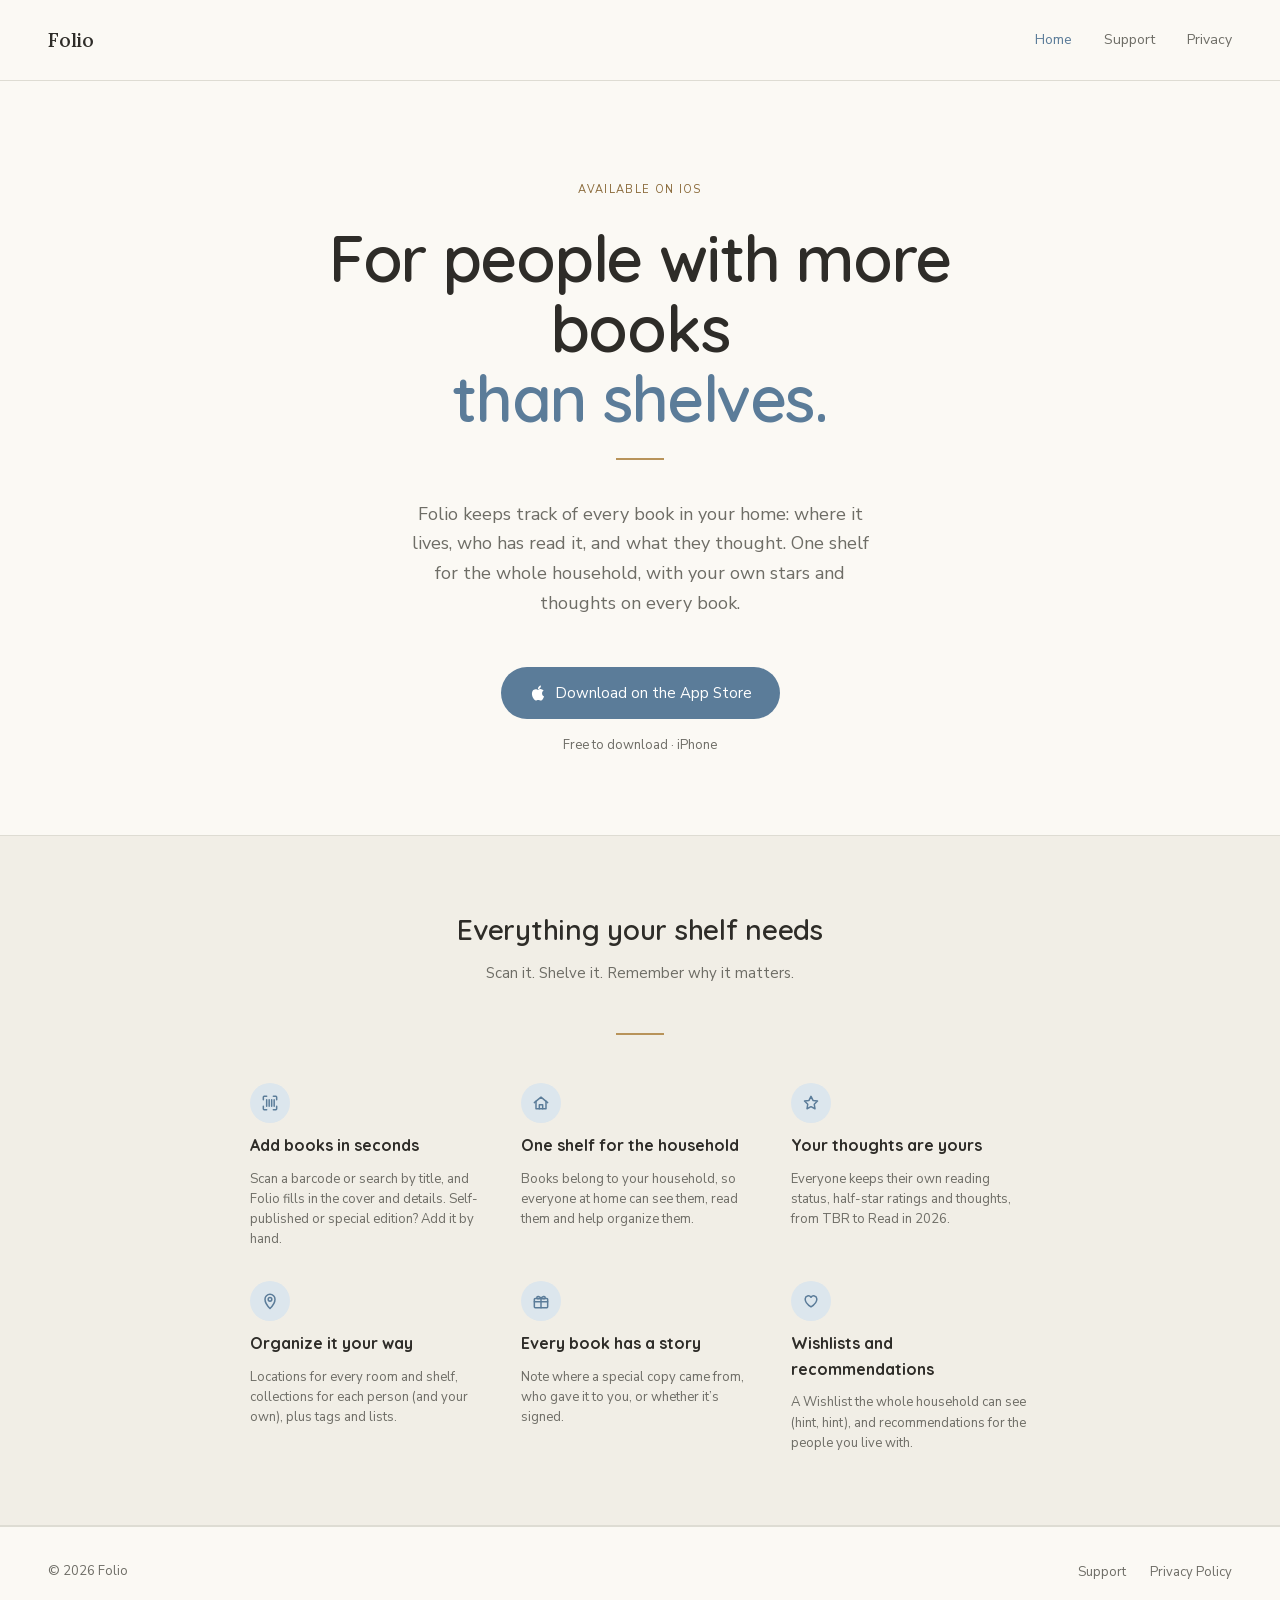
<file: index.html>
<!DOCTYPE html>
<html lang="en">
<head>
  <meta charset="UTF-8" />
  <meta name="viewport" content="width=device-width, initial-scale=1.0" />
  <title>Folio — For people with more books than shelves</title>
  <link rel="stylesheet" href="fonts/fonts.css">
  <style>
    *, *::before, *::after { box-sizing: border-box; margin: 0; padding: 0; }

    :root {
      --ivory:   #FBF9F4;
      --cloud:   #F1EEE6;
      --fog:     #DEDCD3;
      --charcoal:#2E2C28;
      --secondary:#6E6D66;
      --brass-text:#8A6A3A;
      --blue:    #5B7C99;
      --blue-light:#DCE6ED;
      --brass:   #B8935A;
      --green:   #5C7A5C;
    }

    html { scroll-behavior: smooth; }

    body {
      background: var(--ivory);
      color: var(--charcoal);
      font-family: 'Nunito Sans', system-ui, -apple-system, sans-serif;
      font-size: 16px;
      line-height: 1.6;
      min-height: 100vh;
      display: flex;
      flex-direction: column;
    }

    /* ── Nav ── */
    nav {
      display: flex;
      align-items: center;
      justify-content: space-between;
      padding: 24px 48px;
      border-bottom: 1px solid var(--fog);
    }

    .nav-wordmark {
      font-family: 'Lora', Georgia, serif;
      font-size: 20px;
      font-weight: 500;
      color: var(--charcoal);
      text-decoration: none;
      letter-spacing: -0.01em;
    }

    .nav-links {
      display: flex;
      gap: 32px;
      list-style: none;
    }

    .nav-links a {
      font-size: 14px;
      font-weight: 500;
      color: var(--secondary);
      text-decoration: none;
      transition: color 0.15s;
    }

    .nav-links a:hover,
    .nav-links a.active {
      color: var(--blue);
    }

    /* ── Brass rule ── */
    .brass-rule {
      width: 48px;
      height: 2px;
      background: var(--brass);
      border: none;
      margin: 0 auto 40px;
    }

    /* ── Hero ── */
    .hero {
      flex: 1;
      display: flex;
      flex-direction: column;
      align-items: center;
      text-align: center;
      padding: 100px 24px 80px;
      max-width: 680px;
      margin: 0 auto;
      width: 100%;
    }

    .hero-eyebrow {
      font-size: 11px;
      font-weight: 500;
      letter-spacing: 0.12em;
      text-transform: uppercase;
      color: var(--brass-text);
      margin-bottom: 24px;
    }

    .hero-title {
      font-family: 'Quicksand', system-ui, sans-serif;
      font-size: clamp(40px, 7vw, 64px);
      font-weight: 600;
      line-height: 1.1;
      letter-spacing: -0.02em;
      color: var(--charcoal);
      margin-bottom: 24px;
    }

    .hero-title em {
      font-style: normal;
      color: var(--blue);
    }

    .hero-sub {
      font-size: 18px;
      line-height: 1.65;
      color: var(--secondary);
      max-width: 480px;
      margin-bottom: 48px;
    }

    .btn-primary {
      display: inline-flex;
      align-items: center;
      gap: 8px;
      background: var(--blue);
      color: #fff;
      font-family: 'Nunito Sans', system-ui, sans-serif;
      font-size: 15px;
      font-weight: 500;
      padding: 14px 28px;
      border-radius: 99px;
      text-decoration: none;
      transition: background 0.15s, transform 0.1s;
    }

    .btn-primary:hover {
      background: #4a6b87;
      transform: translateY(-1px);
    }

    .btn-primary svg {
      width: 18px;
      height: 18px;
    }

    .hero-note {
      margin-top: 16px;
      font-size: 13px;
      color: var(--secondary);
    }

    /* ── Features strip ── */
    .features {
      background: var(--cloud);
      border-top: 1px solid var(--fog);
      border-bottom: 1px solid var(--fog);
      padding: 72px 24px;
    }

    .features-inner {
      max-width: 780px;
      margin: 0 auto;
      text-align: center;
    }

    .features-title {
      font-family: 'Quicksand', system-ui, sans-serif;
      font-size: 28px;
      font-weight: 600;
      margin-bottom: 8px;
      letter-spacing: -0.01em;
    }

    .features-sub {
      font-size: 15px;
      color: var(--secondary);
      margin-bottom: 48px;
    }

    .features-grid {
      display: grid;
      grid-template-columns: repeat(auto-fit, minmax(210px, 1fr));
      gap: 32px;
      text-align: left;
    }

    .feature {
      display: flex;
      flex-direction: column;
      gap: 10px;
    }

    .feature-icon {
      width: 40px;
      height: 40px;
      border-radius: 50%;
      background: var(--blue-light);
      color: var(--blue);
      display: grid;
      place-items: center;
    }

    .feature-icon svg {
      width: 20px;
      height: 20px;
      fill: none;
      stroke: currentColor;
      stroke-width: 1.8;
      stroke-linecap: round;
      stroke-linejoin: round;
    }

    .feature-name {
      font-family: 'Quicksand', system-ui, sans-serif;
      font-size: 16px;
      font-weight: 700;
      color: var(--charcoal);
    }

    .feature-desc {
      font-size: 13px;
      color: var(--secondary);
      line-height: 1.55;
    }

    /* ── Footer ── */
    footer {
      padding: 32px 48px;
      border-top: 1px solid var(--fog);
      display: flex;
      align-items: center;
      justify-content: space-between;
      flex-wrap: wrap;
      gap: 16px;
    }

    .footer-copy {
      font-size: 13px;
      color: var(--secondary);
    }

    .footer-links {
      display: flex;
      gap: 24px;
      list-style: none;
    }

    .footer-links a {
      font-size: 13px;
      color: var(--secondary);
      text-decoration: none;
      transition: color 0.15s;
    }

    .footer-links a:hover {
      color: var(--blue);
    }

    /* ── Responsive ── */
    @media (max-width: 600px) {
      nav { padding: 20px 24px; }
      .hero { padding: 72px 24px 64px; }
      footer { padding: 28px 24px; flex-direction: column; align-items: flex-start; }
    }
  </style>
</head>
<body>

  <nav>
    <a href="index.html" class="nav-wordmark">Folio</a>
    <ul class="nav-links">
      <li><a href="index.html" class="active">Home</a></li>
      <li><a href="support.html">Support</a></li>
      <li><a href="privacy.html">Privacy</a></li>
    </ul>
  </nav>

  <main>
    <section class="hero">
      <p class="hero-eyebrow">Available on iOS</p>
      <h1 class="hero-title">For people with more books<br><em>than shelves.</em></h1>
      <hr class="brass-rule">
      <p class="hero-sub">Folio keeps track of every book in your home: where it lives, who has read it, and what they thought. One shelf for the whole household, with your own stars and thoughts on every book.</p>
      <a href="https://apps.apple.com/us/app/folio-library/id6792103604" class="btn-primary">
        <svg viewBox="0 0 24 24" fill="currentColor" xmlns="http://www.w3.org/2000/svg">
          <path d="M18.71 19.5C17.88 20.74 17 21.95 15.66 21.97C14.32 22 13.89 21.18 12.37 21.18C10.84 21.18 10.37 21.95 9.1 22C7.78 22.05 6.8 20.68 5.96 19.47C4.25 17 2.94 12.45 4.7 9.39C5.57 7.87 7.13 6.91 8.82 6.88C10.1 6.86 11.32 7.75 12.11 7.75C12.89 7.75 14.37 6.68 15.92 6.84C16.57 6.87 18.39 7.1 19.56 8.82C19.47 8.88 17.39 10.1 17.41 12.63C17.44 15.65 20.06 16.66 20.09 16.67C20.06 16.74 19.67 18.11 18.71 19.5ZM13 3.5C13.73 2.67 14.94 2.04 15.94 2C16.07 3.17 15.6 4.35 14.9 5.19C14.21 6.04 13.07 6.7 11.95 6.61C11.8 5.46 12.36 4.26 13 3.5Z"/>
        </svg>
        Download on the App Store
      </a>
      <p class="hero-note">Free to download · iPhone</p>
    </section>

    <section class="features">
      <div class="features-inner">
        <h2 class="features-title">Everything your shelf needs</h2>
        <p class="features-sub">Scan it. Shelve it. Remember why it matters.</p>
        <hr class="brass-rule" style="margin-bottom: 48px;">
        <div class="features-grid">
          <div class="feature">
            <span class="feature-icon" aria-hidden="true"><svg viewBox="0 0 24 24"><path d="M4 8V5a1 1 0 0 1 1-1h3M16 4h3a1 1 0 0 1 1 1v3M20 16v3a1 1 0 0 1-1 1h-3M8 20H5a1 1 0 0 1-1-1v-3"/><path d="M8 8v8M11 8v8M14 8v8M17 8v8"/></svg></span>
            <span class="feature-name">Add books in seconds</span>
            <p class="feature-desc">Scan a barcode or search by title, and Folio fills in the cover and details. Self-published or special edition? Add it by hand.</p>
          </div>
          <div class="feature">
            <span class="feature-icon" aria-hidden="true"><svg viewBox="0 0 24 24"><path d="M4 11.5 12 5l8 6.5"/><path d="M6 10v9h12v-9"/><path d="M10 19v-5h4v5"/></svg></span>
            <span class="feature-name">One shelf for the household</span>
            <p class="feature-desc">Books belong to your household, so everyone at home can see them, read them and help organize them.</p>
          </div>
          <div class="feature">
            <span class="feature-icon" aria-hidden="true"><svg viewBox="0 0 24 24"><path d="m12 4 2.4 4.9 5.4.8-3.9 3.8.9 5.4L12 16.4l-4.8 2.5.9-5.4-3.9-3.8 5.4-.8z"/></svg></span>
            <span class="feature-name">Your thoughts are yours</span>
            <p class="feature-desc">Everyone keeps their own reading status, half-star ratings and thoughts, from TBR to Read in 2026.</p>
          </div>
          <div class="feature">
            <span class="feature-icon" aria-hidden="true"><svg viewBox="0 0 24 24"><path d="M12 21s-6-5.6-6-11a6 6 0 0 1 12 0c0 5.4-6 11-6 11z"/><circle cx="12" cy="10" r="2.2"/></svg></span>
            <span class="feature-name">Organize it your way</span>
            <p class="feature-desc">Locations for every room and shelf, collections for each person (and your own), plus tags and lists.</p>
          </div>
          <div class="feature">
            <span class="feature-icon" aria-hidden="true"><svg viewBox="0 0 24 24"><rect x="4" y="9" width="16" height="11" rx="1"/><path d="M4 13h16M12 9v11"/><path d="M12 9c-1.5-3-5-3-5-1s3 1 5 1c2 0 5 1 5-1s-3.5-2-5 1"/></svg></span>
            <span class="feature-name">Every book has a story</span>
            <p class="feature-desc">Note where a special copy came from, who gave it to you, or whether it’s signed.</p>
          </div>
          <div class="feature">
            <span class="feature-icon" aria-hidden="true"><svg viewBox="0 0 24 24"><path d="M12 19s-7-4.4-7-9.5A3.8 3.8 0 0 1 12 7.6a3.8 3.8 0 0 1 7 1.9C19 14.6 12 19 12 19z"/></svg></span>
            <span class="feature-name">Wishlists and recommendations</span>
            <p class="feature-desc">A Wishlist the whole household can see (hint, hint), and recommendations for the people you live with.</p>
          </div>
        </div>
      </div>
    </section>
  </main>

  <footer>
    <p class="footer-copy">© 2026 Folio</p>
    <ul class="footer-links">
      <li><a href="support.html">Support</a></li>
      <li><a href="privacy.html">Privacy Policy</a></li>
    </ul>
  </footer>

</body>
</html>
</file>
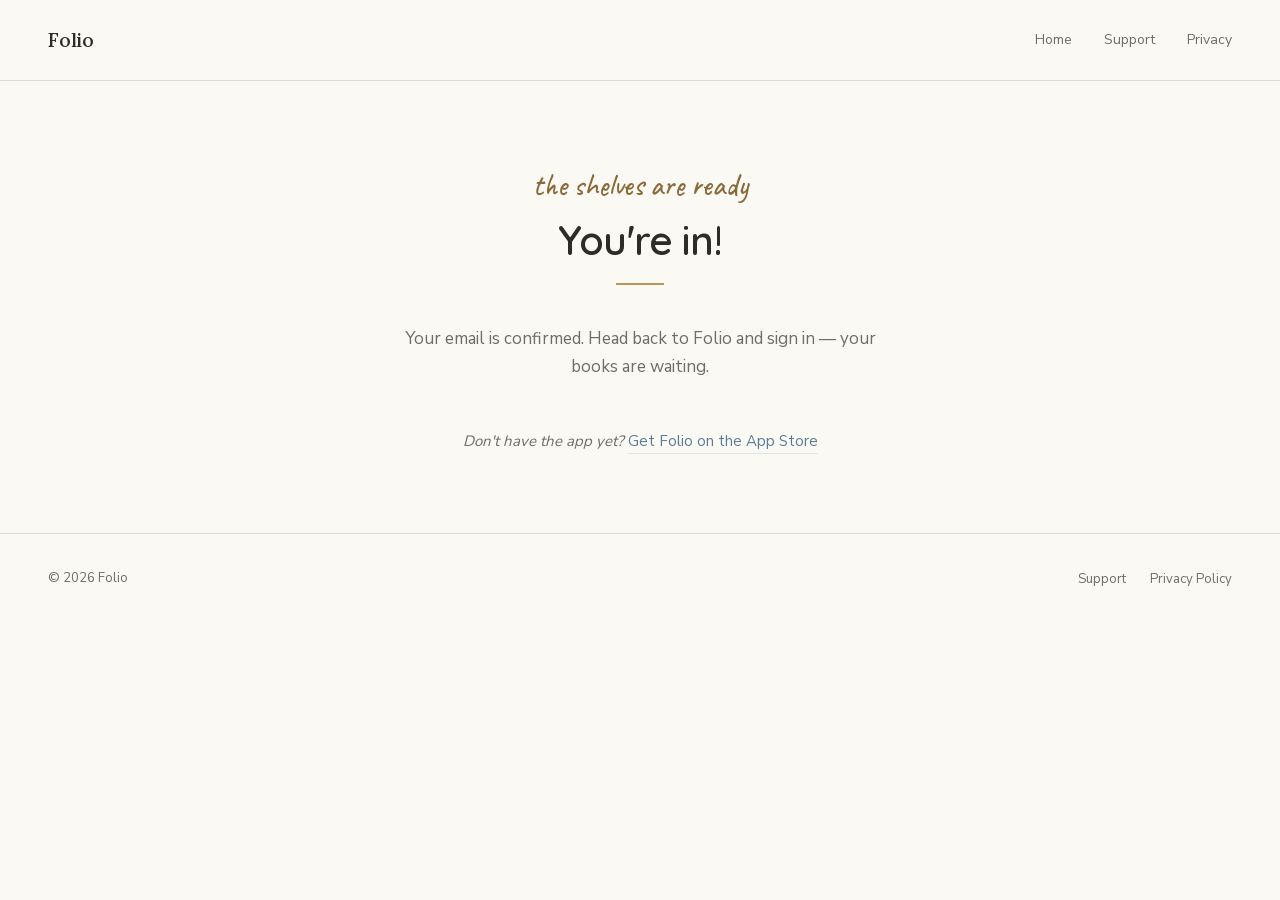
<file: confirmed.html>
<!DOCTYPE html>
<html lang="en">
<head>
  <meta charset="UTF-8" />
  <meta name="viewport" content="width=device-width, initial-scale=1.0" />
  <title>You're in — Folio</title>
  <meta name="robots" content="noindex" />
  <link rel="stylesheet" href="fonts/fonts.css">
  <style>
    *, *::before, *::after { box-sizing: border-box; margin: 0; padding: 0; }

    :root {
      --ivory:   #FBF9F4;
      --cloud:   #F1EEE6;
      --fog:     #DEDCD3;
      --charcoal:#2E2C28;
      --secondary:#6E6D66;
      --brass-text:#8A6A3A;
      --blue:    #5B7C99;
      --blue-light:#DCE6ED;
      --brass:   #B8935A;
    }

    body {
      background: var(--ivory);
      color: var(--charcoal);
      font-family: 'Nunito Sans', system-ui, -apple-system, sans-serif;
      font-size: 16px;
      line-height: 1.6;
      min-height: 100vh;
      display: flex;
      flex-direction: column;
    }

    /* ── Nav ── */
    nav {
      display: flex;
      align-items: center;
      justify-content: space-between;
      padding: 24px 48px;
      border-bottom: 1px solid var(--fog);
    }

    .nav-wordmark {
      font-family: 'Lora', Georgia, serif;
      font-size: 20px;
      font-weight: 500;
      color: var(--charcoal);
      text-decoration: none;
      letter-spacing: -0.01em;
    }

    .nav-links {
      display: flex;
      gap: 32px;
      list-style: none;
    }

    .nav-links a {
      font-size: 14px;
      font-weight: 500;
      color: var(--secondary);
      text-decoration: none;
      transition: color 0.15s;
    }

    .nav-links a:hover,
    .nav-links a.active {
      color: var(--blue);
    }

    /* ── Brass rule ── */
    .brass-rule {
      width: 48px;
      height: 2px;
      background: var(--brass);
      border: none;
      margin: 0 auto 40px;
    }

    /* ── Page content ── */
    .page {
      flex: 1;
      max-width: 560px;
      margin: 0 auto;
      padding: 80px 24px 80px;
      width: 100%;
      text-align: center;
    }

    .page-eyebrow {
      font-size: 11px;
      font-weight: 500;
      letter-spacing: 0.12em;
      text-transform: uppercase;
      color: var(--brass-text);
      margin-bottom: 20px;
    }

    .page-title {
      font-family: 'Quicksand', system-ui, sans-serif;
      font-size: 40px;
      font-weight: 600;
      letter-spacing: -0.02em;
      line-height: 1.15;
      margin-bottom: 20px;
    }

    .page-intro {
      font-size: 17px;
      color: var(--secondary);
      line-height: 1.65;
      margin-bottom: 48px;
    }

    .page-hand {
      font-family: 'Caveat', cursive;
      font-size: 30px;
      font-weight: 500;
      color: var(--brass-text);
      margin-bottom: 8px;
    }

    .get-app {
      font-size: 15px;
      color: var(--secondary);
    }

    .get-app a {
      color: var(--blue);
      font-weight: 500;
      text-decoration: none;
      border-bottom: 1px solid var(--blue-light);
      padding-bottom: 2px;
      transition: border-color 0.15s, color 0.15s;
    }

    .get-app a:hover { color: #4a6b87; border-color: var(--blue); }

    /* ── Footer ── */
    footer {
      padding: 32px 48px;
      border-top: 1px solid var(--fog);
      display: flex;
      align-items: center;
      justify-content: space-between;
      flex-wrap: wrap;
      gap: 16px;
    }

    .footer-copy { font-size: 13px; color: var(--secondary); }

    .footer-links {
      display: flex;
      gap: 24px;
      list-style: none;
    }

    .footer-links a {
      font-size: 13px;
      color: var(--secondary);
      text-decoration: none;
      transition: color 0.15s;
    }

    .footer-links a:hover { color: var(--blue); }

    @media (max-width: 600px) {
      nav { padding: 20px 24px; }
      .page { padding: 64px 24px; }
      footer { padding: 28px 24px; flex-direction: column; align-items: flex-start; }
    }
  </style>
</head>
<body>

  <nav>
    <a href="index.html" class="nav-wordmark">Folio</a>
    <ul class="nav-links">
      <li><a href="index.html">Home</a></li>
      <li><a href="support.html">Support</a></li>
      <li><a href="privacy.html">Privacy</a></li>
    </ul>
  </nav>

  <main>
    <section class="page">
      <p class="page-hand">the shelves are ready</p>
      <h1 class="page-title">You're in!</h1>
      <hr class="brass-rule">
      <p class="page-intro">Your email is confirmed. Head back to Folio and sign in — your books are waiting.</p>
      <p class="get-app"><em>Don't have the app yet?</em> <a href="https://apps.apple.com/us/app/folio-library/id6792103604">Get Folio on the App Store</a></p>
    </section>
  </main>

  <footer>
    <p class="footer-copy">© 2026 Folio</p>
    <ul class="footer-links">
      <li><a href="support.html">Support</a></li>
      <li><a href="privacy.html">Privacy Policy</a></li>
    </ul>
  </footer>

</body>
</html>
</file>
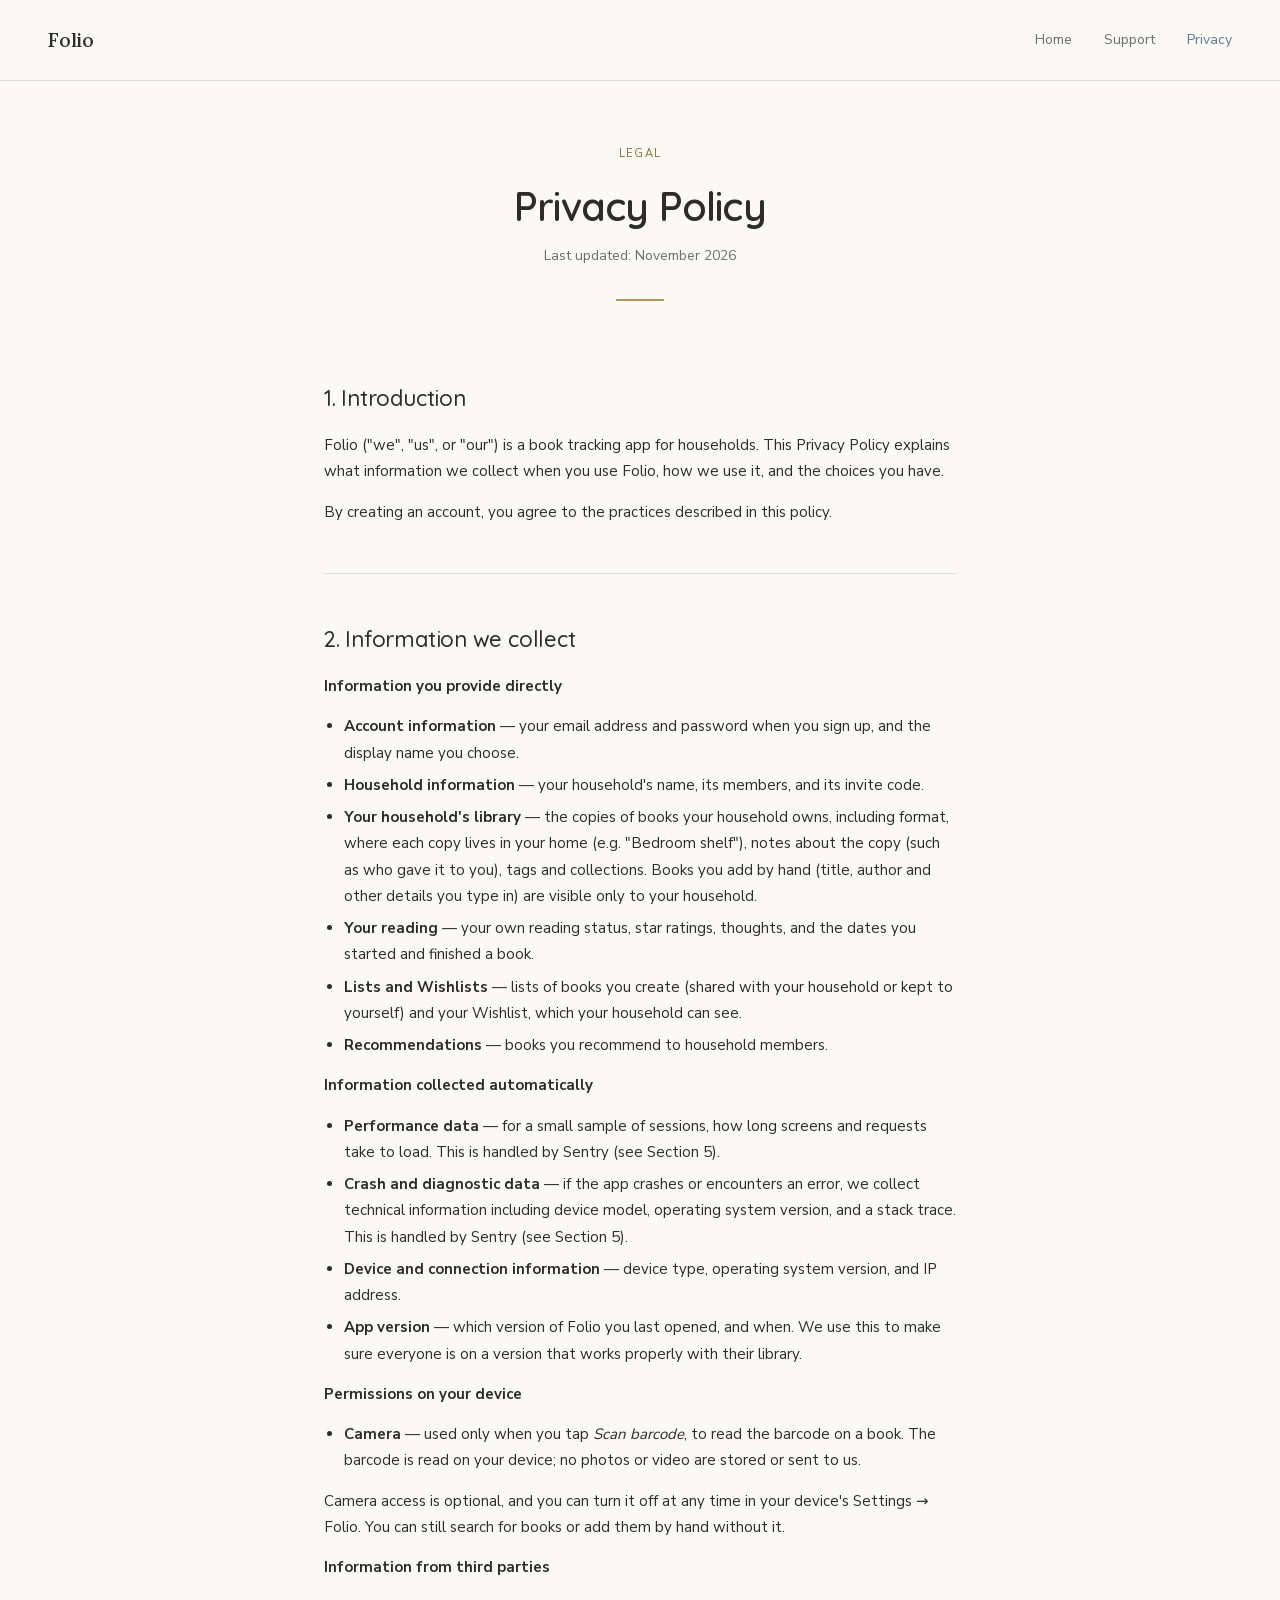
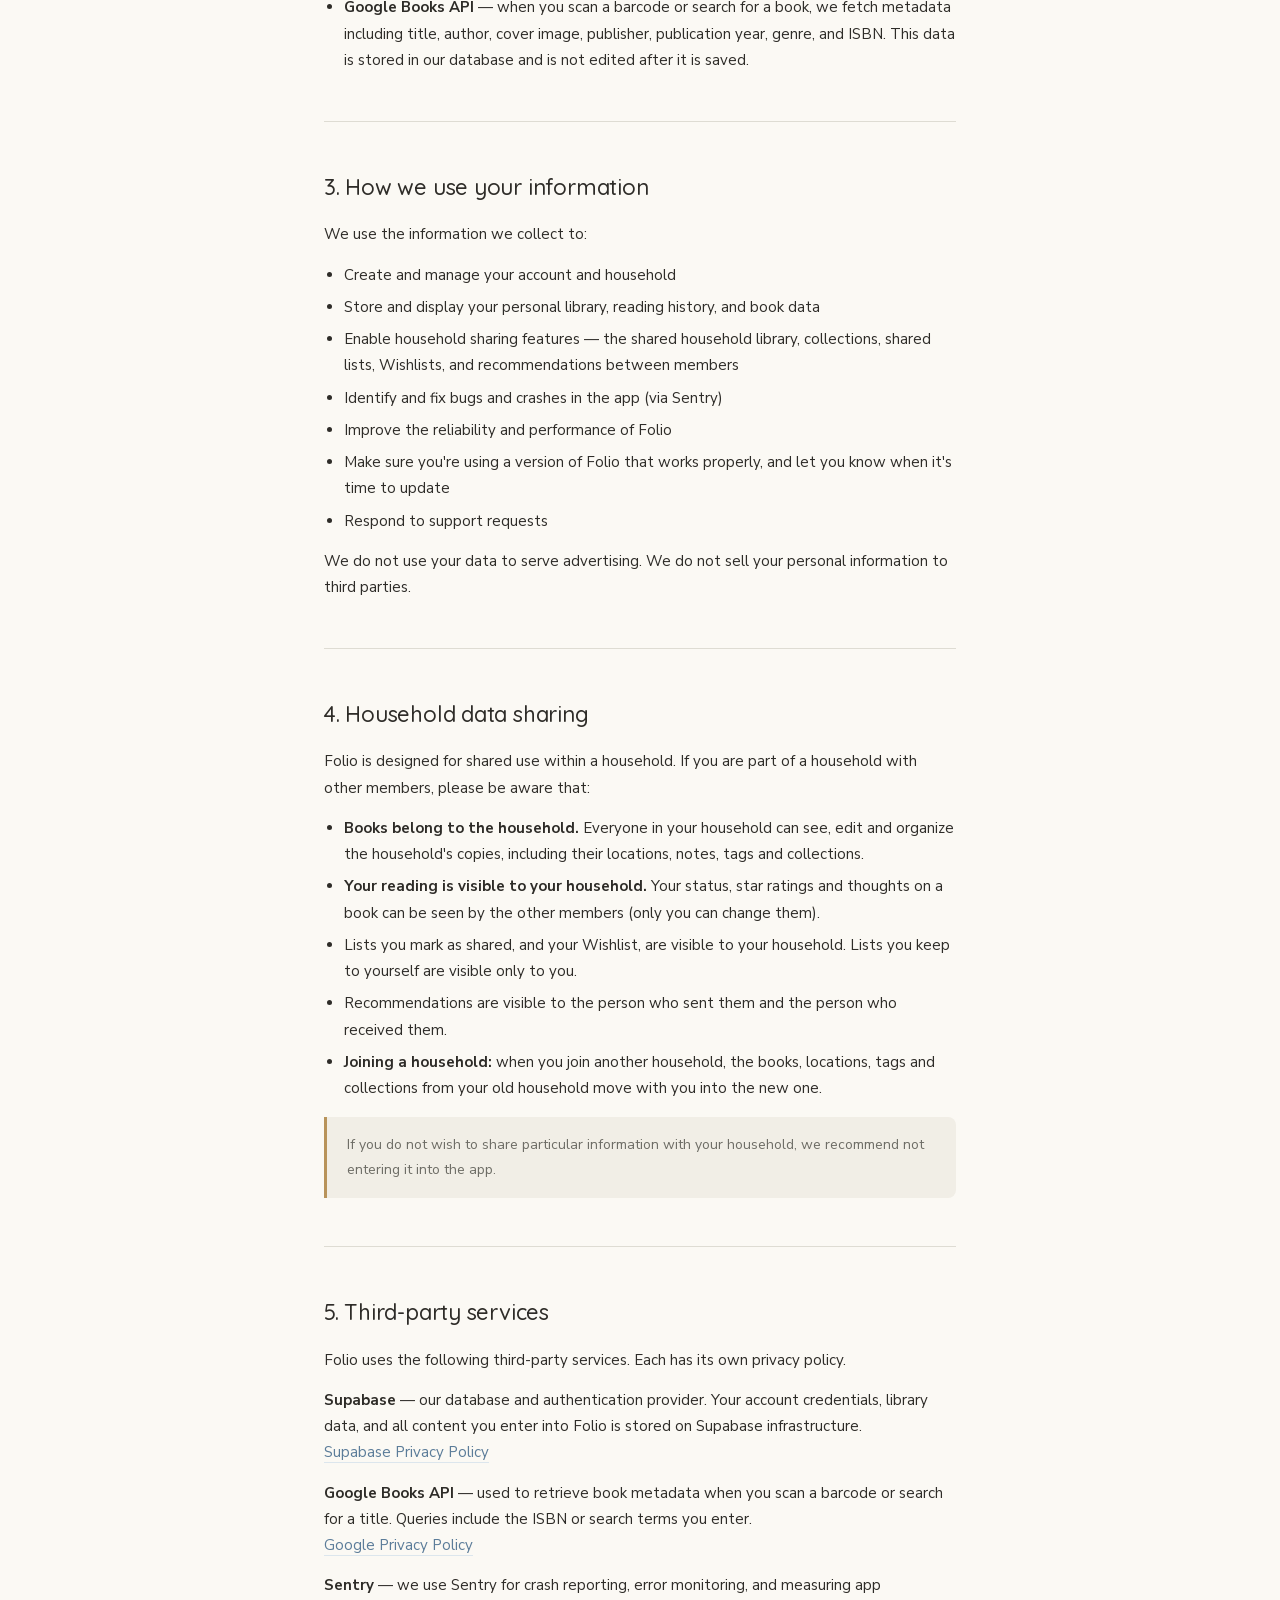
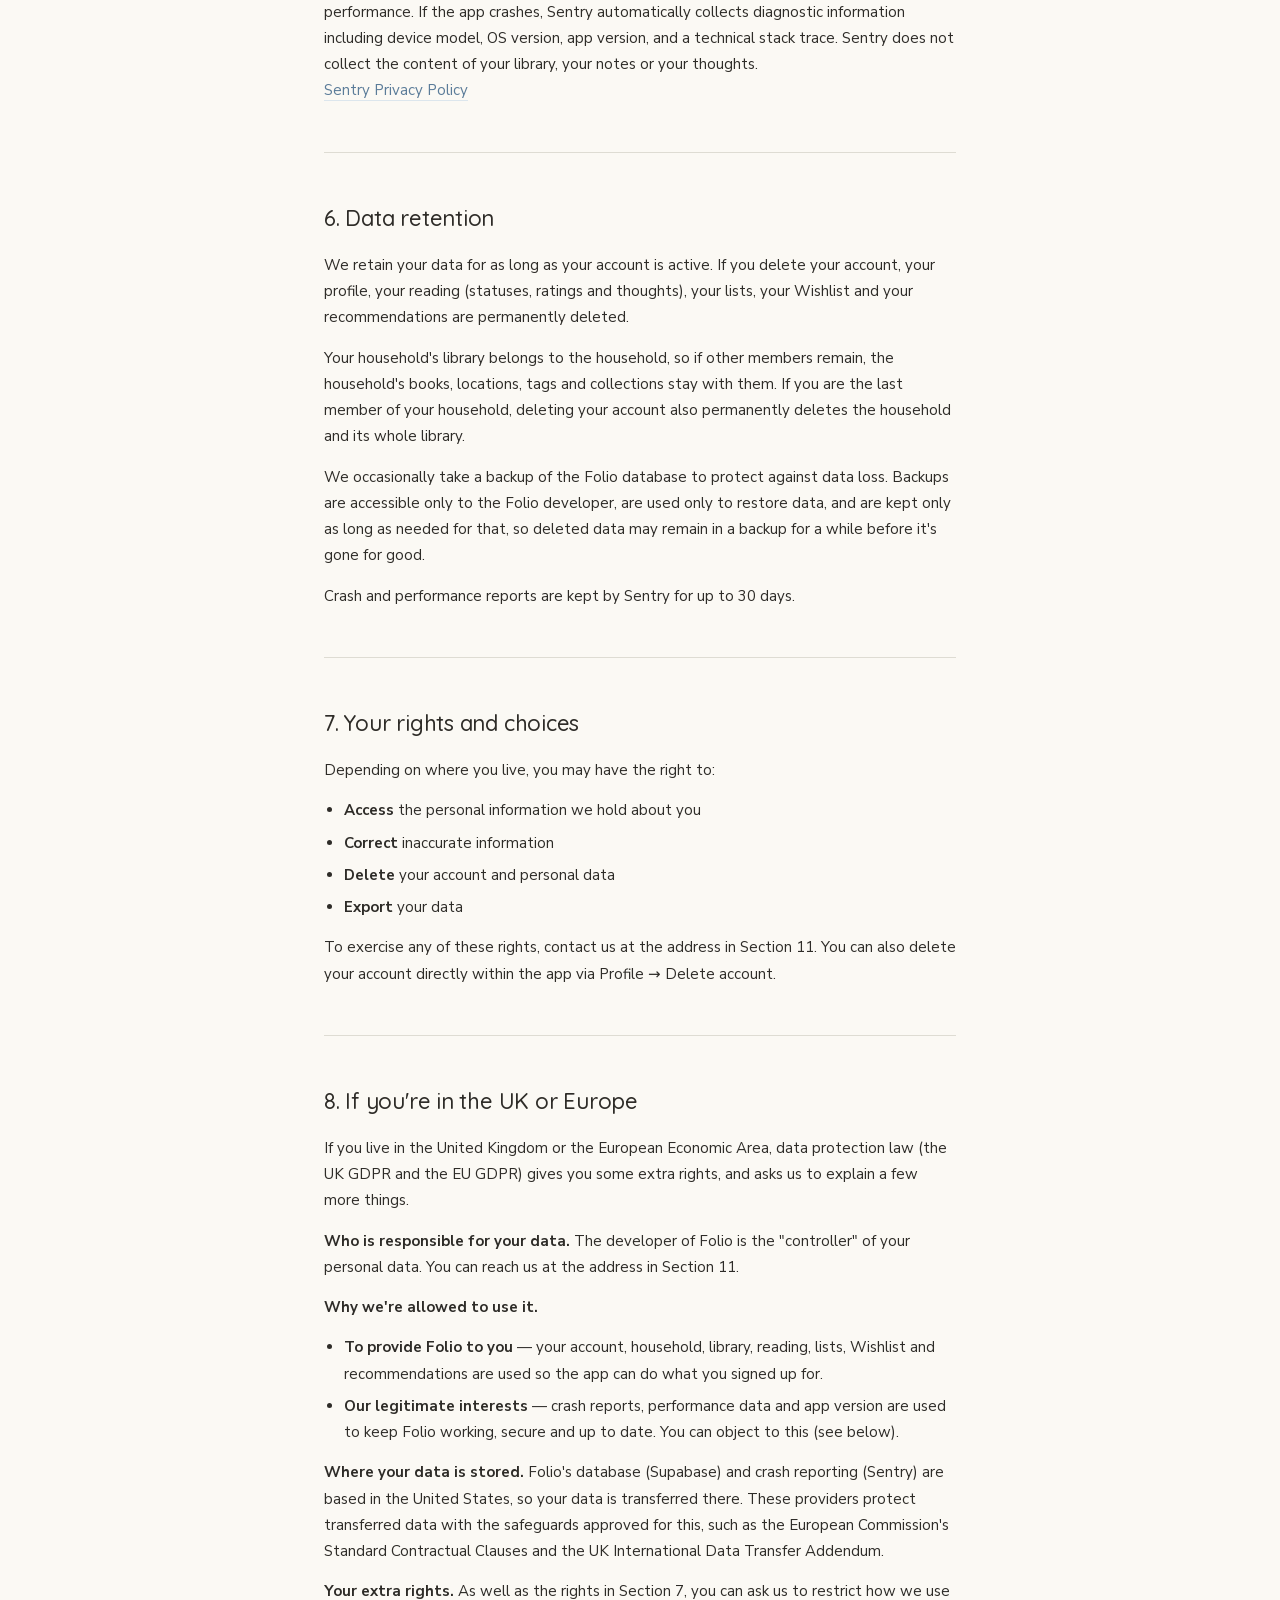
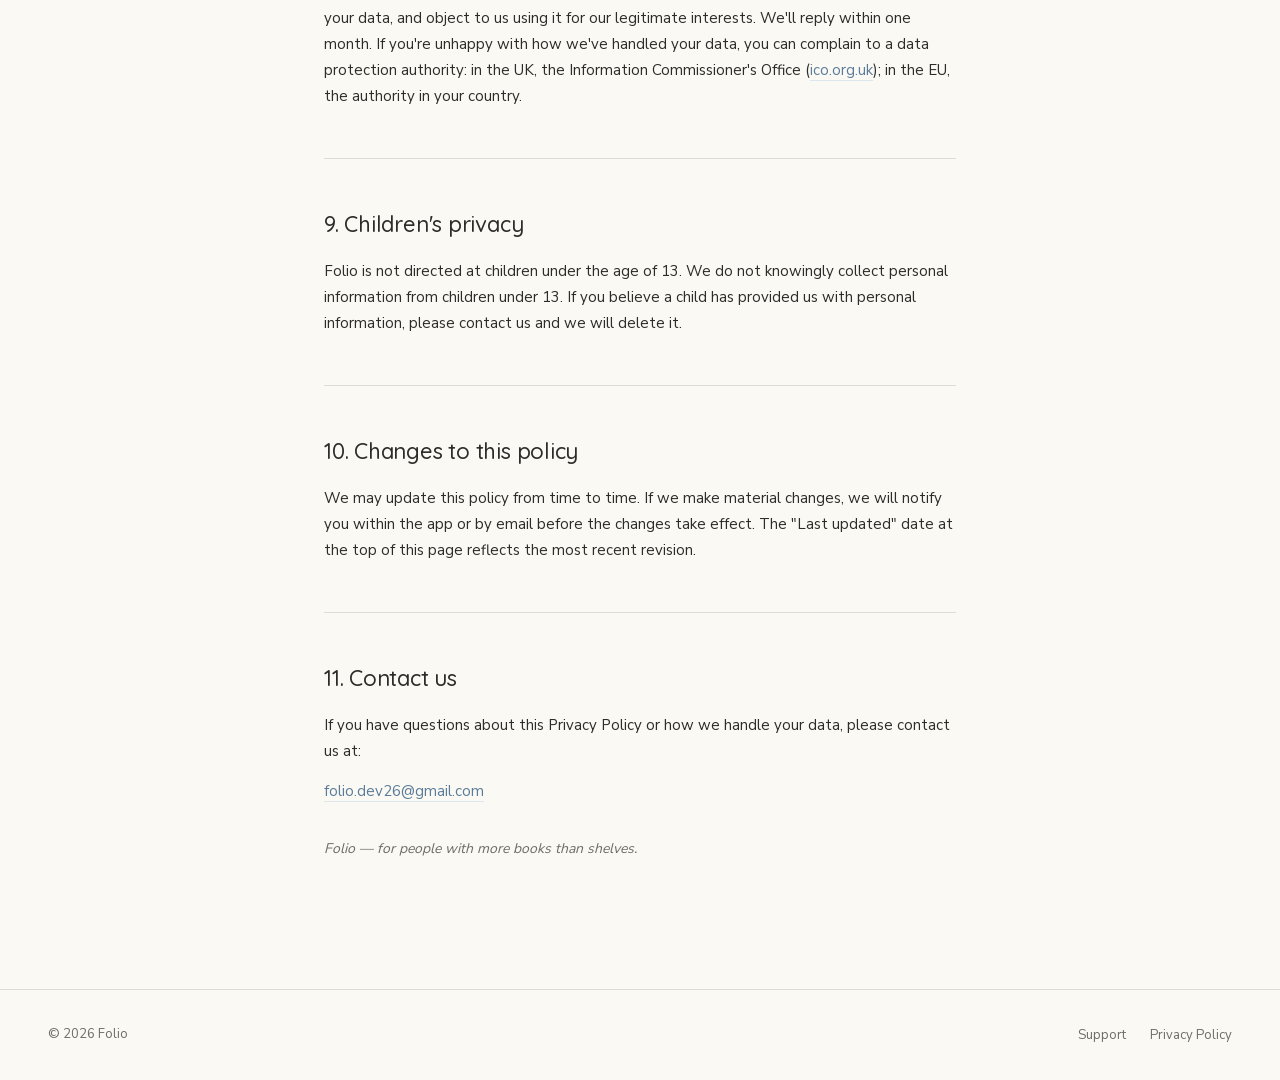
<file: privacy.html>
<!DOCTYPE html>
<html lang="en">
<head>
  <meta charset="UTF-8" />
  <meta name="viewport" content="width=device-width, initial-scale=1.0" />
  <title>Privacy Policy — Folio</title>
  <link rel="stylesheet" href="fonts/fonts.css">
  <style>
    *, *::before, *::after { box-sizing: border-box; margin: 0; padding: 0; }

    :root {
      --ivory:   #FBF9F4;
      --cloud:   #F1EEE6;
      --fog:     #DEDCD3;
      --charcoal:#2E2C28;
      --secondary:#6E6D66;
      --brass-text:#8A6A3A;
      --blue:    #5B7C99;
      --blue-light:#DCE6ED;
      --brass:   #B8935A;
    }

    body {
      background: var(--ivory);
      color: var(--charcoal);
      font-family: 'Nunito Sans', system-ui, -apple-system, sans-serif;
      font-size: 16px;
      line-height: 1.6;
      min-height: 100vh;
      display: flex;
      flex-direction: column;
    }

    /* ── Nav ── */
    nav {
      display: flex;
      align-items: center;
      justify-content: space-between;
      padding: 24px 48px;
      border-bottom: 1px solid var(--fog);
    }

    .nav-wordmark {
      font-family: 'Lora', Georgia, serif;
      font-size: 20px;
      font-weight: 500;
      color: var(--charcoal);
      text-decoration: none;
      letter-spacing: -0.01em;
    }

    .nav-links {
      display: flex;
      gap: 32px;
      list-style: none;
    }

    .nav-links a {
      font-size: 14px;
      font-weight: 500;
      color: var(--secondary);
      text-decoration: none;
      transition: color 0.15s;
    }

    .nav-links a:hover,
    .nav-links a.active {
      color: var(--blue);
    }

    /* ── Page header ── */
    .page-header {
      max-width: 680px;
      margin: 0 auto;
      padding: 64px 24px 48px;
      text-align: center;
    }

    .page-eyebrow {
      font-size: 11px;
      font-weight: 500;
      letter-spacing: 0.12em;
      text-transform: uppercase;
      color: var(--brass-text);
      margin-bottom: 20px;
    }

    .page-title {
      font-family: 'Quicksand', system-ui, sans-serif;
      font-size: 40px;
      font-weight: 600;
      letter-spacing: -0.02em;
      line-height: 1.15;
      margin-bottom: 16px;
    }

    .page-date {
      font-size: 14px;
      color: var(--secondary);
    }

    /* ── Brass rule ── */
    .brass-rule {
      width: 48px;
      height: 2px;
      background: var(--brass);
      border: none;
      margin: 32px auto;
    }

    /* ── Policy body ── */
    .policy-body {
      flex: 1;
      max-width: 680px;
      margin: 0 auto;
      padding: 0 24px 80px;
      width: 100%;
    }

    .policy-section {
      margin-bottom: 48px;
    }

    .policy-section h2 {
      font-family: 'Quicksand', system-ui, sans-serif;
      font-size: 22px;
      font-weight: 500;
      letter-spacing: -0.01em;
      margin-bottom: 16px;
      color: var(--charcoal);
    }

    .policy-section p {
      font-size: 15px;
      color: var(--charcoal);
      line-height: 1.75;
      margin-bottom: 14px;
    }

    .policy-section p:last-child {
      margin-bottom: 0;
    }

    .policy-section ul {
      margin: 12px 0 14px 20px;
    }

    .policy-section ul li {
      font-size: 15px;
      color: var(--charcoal);
      line-height: 1.75;
      margin-bottom: 6px;
    }

    .policy-section a {
      color: var(--blue);
      text-decoration: none;
      border-bottom: 1px solid var(--blue-light);
      transition: border-color 0.15s;
    }

    .policy-section a:hover {
      border-color: var(--blue);
    }

    /* Callout for the household transparency note */
    .callout {
      background: var(--cloud);
      border-left: 3px solid var(--brass);
      border-radius: 0 8px 8px 0;
      padding: 16px 20px;
      margin: 16px 0;
    }

    .callout p {
      margin-bottom: 0 !important;
      font-size: 14px !important;
      color: var(--secondary) !important;
    }

    /* Section divider */
    .section-rule {
      border: none;
      border-top: 1px solid var(--fog);
      margin-bottom: 48px;
    }

    /* ── Footer ── */
    footer {
      padding: 32px 48px;
      border-top: 1px solid var(--fog);
      display: flex;
      align-items: center;
      justify-content: space-between;
      flex-wrap: wrap;
      gap: 16px;
    }

    .footer-copy { font-size: 13px; color: var(--secondary); }

    .footer-links {
      display: flex;
      gap: 24px;
      list-style: none;
    }

    .footer-links a {
      font-size: 13px;
      color: var(--secondary);
      text-decoration: none;
      transition: color 0.15s;
    }

    .footer-links a:hover { color: var(--blue); }

    @media (max-width: 600px) {
      nav { padding: 20px 24px; }
      .page-header { padding: 48px 24px 32px; }
      .page-title { font-size: 32px; }
      footer { padding: 28px 24px; flex-direction: column; align-items: flex-start; }
    }
  </style>
</head>
<body>

  <nav>
    <a href="index.html" class="nav-wordmark">Folio</a>
    <ul class="nav-links">
      <li><a href="index.html">Home</a></li>
      <li><a href="support.html">Support</a></li>
      <li><a href="privacy.html" class="active">Privacy</a></li>
    </ul>
  </nav>

  <main>
    <header class="page-header">
      <p class="page-eyebrow">Legal</p>
      <h1 class="page-title">Privacy Policy</h1>
      <p class="page-date">Last updated: November 2026</p>
      <hr class="brass-rule">
    </header>

    <div class="policy-body">

      <div class="policy-section">
        <h2>1. Introduction</h2>
        <p>Folio ("we", "us", or "our") is a book tracking app for households. This Privacy Policy explains what information we collect when you use Folio, how we use it, and the choices you have.</p>
        <p>By creating an account, you agree to the practices described in this policy.</p>
      </div>

      <hr class="section-rule">

      <div class="policy-section">
        <h2>2. Information we collect</h2>

        <p><strong>Information you provide directly</strong></p>
        <ul>
          <li><strong>Account information</strong> — your email address and password when you sign up, and the display name you choose.</li>
          <li><strong>Household information</strong> — your household's name, its members, and its invite code.</li>
          <li><strong>Your household's library</strong> — the copies of books your household owns, including format, where each copy lives in your home (e.g. "Bedroom shelf"), notes about the copy (such as who gave it to you), tags and collections. Books you add by hand (title, author and other details you type in) are visible only to your household.</li>
          <li><strong>Your reading</strong> — your own reading status, star ratings, thoughts, and the dates you started and finished a book.</li>
          <li><strong>Lists and Wishlists</strong> — lists of books you create (shared with your household or kept to yourself) and your Wishlist, which your household can see.</li>
          <li><strong>Recommendations</strong> — books you recommend to household members.</li>
        </ul>

        <p><strong>Information collected automatically</strong></p>
        <ul>
          <li><strong>Performance data</strong> — for a small sample of sessions, how long screens and requests take to load. This is handled by Sentry (see Section 5).</li>
          <li><strong>Crash and diagnostic data</strong> — if the app crashes or encounters an error, we collect technical information including device model, operating system version, and a stack trace. This is handled by Sentry (see Section 5).</li>
          <li><strong>Device and connection information</strong> — device type, operating system version, and IP address.</li>
          <li><strong>App version</strong> — which version of Folio you last opened, and when. We use this to make sure everyone is on a version that works properly with their library.</li>
        </ul>

        <p><strong>Permissions on your device</strong></p>
        <ul>
          <li><strong>Camera</strong> — used only when you tap <em>Scan barcode</em>, to read the barcode on a book. The barcode is read on your device; no photos or video are stored or sent to us.</li>
        </ul>
        <p>Camera access is optional, and you can turn it off at any time in your device's Settings → Folio. You can still search for books or add them by hand without it.</p>

        <p><strong>Information from third parties</strong></p>
        <ul>
          <li><strong>Google Books API</strong> — when you scan a barcode or search for a book, we fetch metadata including title, author, cover image, publisher, publication year, genre, and ISBN. This data is stored in our database and is not edited after it is saved.</li>
        </ul>
      </div>

      <hr class="section-rule">

      <div class="policy-section">
        <h2>3. How we use your information</h2>
        <p>We use the information we collect to:</p>
        <ul>
          <li>Create and manage your account and household</li>
          <li>Store and display your personal library, reading history, and book data</li>
          <li>Enable household sharing features — the shared household library, collections, shared lists, Wishlists, and recommendations between members</li>
          <li>Identify and fix bugs and crashes in the app (via Sentry)</li>
          <li>Improve the reliability and performance of Folio</li>
          <li>Make sure you're using a version of Folio that works properly, and let you know when it's time to update</li>
          <li>Respond to support requests</li>
        </ul>
        <p>We do not use your data to serve advertising. We do not sell your personal information to third parties.</p>
      </div>

      <hr class="section-rule">

      <div class="policy-section">
        <h2>4. Household data sharing</h2>
        <p>Folio is designed for shared use within a household. If you are part of a household with other members, please be aware that:</p>
        <ul>
          <li><strong>Books belong to the household.</strong> Everyone in your household can see, edit and organize the household's copies, including their locations, notes, tags and collections.</li>
          <li><strong>Your reading is visible to your household.</strong> Your status, star ratings and thoughts on a book can be seen by the other members (only you can change them).</li>
          <li>Lists you mark as shared, and your Wishlist, are visible to your household. Lists you keep to yourself are visible only to you.</li>
          <li>Recommendations are visible to the person who sent them and the person who received them.</li>
          <li><strong>Joining a household:</strong> when you join another household, the books, locations, tags and collections from your old household move with you into the new one.</li>
        </ul>
        <div class="callout">
          <p>If you do not wish to share particular information with your household, we recommend not entering it into the app.</p>
        </div>
      </div>

      <hr class="section-rule">

      <div class="policy-section">
        <h2>5. Third-party services</h2>
        <p>Folio uses the following third-party services. Each has its own privacy policy.</p>
        <p><strong>Supabase</strong> — our database and authentication provider. Your account credentials, library data, and all content you enter into Folio is stored on Supabase infrastructure.<br>
        <a href="https://supabase.com/privacy" target="_blank" rel="noopener">Supabase Privacy Policy</a></p>
        <p><strong>Google Books API</strong> — used to retrieve book metadata when you scan a barcode or search for a title. Queries include the ISBN or search terms you enter.<br>
        <a href="https://policies.google.com/privacy" target="_blank" rel="noopener">Google Privacy Policy</a></p>
        <p><strong>Sentry</strong> — we use Sentry for crash reporting, error monitoring, and measuring app performance. If the app crashes, Sentry automatically collects diagnostic information including device model, OS version, app version, and a technical stack trace. Sentry does not collect the content of your library, your notes or your thoughts.<br>
        <a href="https://sentry.io/privacy/" target="_blank" rel="noopener">Sentry Privacy Policy</a></p>
      </div>

      <hr class="section-rule">

      <div class="policy-section">
        <h2>6. Data retention</h2>
        <p>We retain your data for as long as your account is active. If you delete your account, your profile, your reading (statuses, ratings and thoughts), your lists, your Wishlist and your recommendations are permanently deleted.</p>
        <p>Your household's library belongs to the household, so if other members remain, the household's books, locations, tags and collections stay with them. If you are the last member of your household, deleting your account also permanently deletes the household and its whole library.</p>
        <p>We occasionally take a backup of the Folio database to protect against data loss. Backups are accessible only to the Folio developer, are used only to restore data, and are kept only as long as needed for that, so deleted data may remain in a backup for a while before it's gone for good.</p>
        <p>Crash and performance reports are kept by Sentry for up to 30 days.</p>
      </div>

      <hr class="section-rule">

      <div class="policy-section">
        <h2>7. Your rights and choices</h2>
        <p>Depending on where you live, you may have the right to:</p>
        <ul>
          <li><strong>Access</strong> the personal information we hold about you</li>
          <li><strong>Correct</strong> inaccurate information</li>
          <li><strong>Delete</strong> your account and personal data</li>
          <li><strong>Export</strong> your data</li>
        </ul>
        <p>To exercise any of these rights, contact us at the address in Section 11. You can also delete your account directly within the app via Profile → Delete account.</p>
      </div>

      <hr class="section-rule">

      <div class="policy-section">
        <h2>8. If you're in the UK or Europe</h2>
        <p>If you live in the United Kingdom or the European Economic Area, data protection law (the UK GDPR and the EU GDPR) gives you some extra rights, and asks us to explain a few more things.</p>
        <p><strong>Who is responsible for your data.</strong> The developer of Folio is the "controller" of your personal data. You can reach us at the address in Section 11.</p>
        <p><strong>Why we're allowed to use it.</strong></p>
        <ul>
          <li><strong>To provide Folio to you</strong> — your account, household, library, reading, lists, Wishlist and recommendations are used so the app can do what you signed up for.</li>
          <li><strong>Our legitimate interests</strong> — crash reports, performance data and app version are used to keep Folio working, secure and up to date. You can object to this (see below).</li>
        </ul>
        <p><strong>Where your data is stored.</strong> Folio's database (Supabase) and crash reporting (Sentry) are based in the United States, so your data is transferred there. These providers protect transferred data with the safeguards approved for this, such as the European Commission's Standard Contractual Clauses and the UK International Data Transfer Addendum.</p>
        <p><strong>Your extra rights.</strong> As well as the rights in Section 7, you can ask us to restrict how we use your data, and object to us using it for our legitimate interests. We'll reply within one month. If you're unhappy with how we've handled your data, you can complain to a data protection authority: in the UK, the Information Commissioner's Office (<a href="https://ico.org.uk" target="_blank" rel="noopener">ico.org.uk</a>); in the EU, the authority in your country.</p>
      </div>

      <hr class="section-rule">

      <div class="policy-section">
        <h2>9. Children's privacy</h2>
        <p>Folio is not directed at children under the age of 13. We do not knowingly collect personal information from children under 13. If you believe a child has provided us with personal information, please contact us and we will delete it.</p>
      </div>

      <hr class="section-rule">

      <div class="policy-section">
        <h2>10. Changes to this policy</h2>
        <p>We may update this policy from time to time. If we make material changes, we will notify you within the app or by email before the changes take effect. The "Last updated" date at the top of this page reflects the most recent revision.</p>
      </div>

      <hr class="section-rule">

      <div class="policy-section">
        <h2>11. Contact us</h2>
        <p>If you have questions about this Privacy Policy or how we handle your data, please contact us at:</p>
        <p><a href="mailto:folio.dev26@gmail.com">folio.dev26@gmail.com</a></p>
        <p style="margin-top: 32px; font-size: 14px; color: var(--secondary); font-style: italic;">Folio — for people with more books than shelves.</p>
      </div>

    </div>
  </main>

  <footer>
    <p class="footer-copy">© 2026 Folio</p>
    <ul class="footer-links">
      <li><a href="support.html">Support</a></li>
      <li><a href="privacy.html">Privacy Policy</a></li>
    </ul>
  </footer>

</body>
</html>
</file>
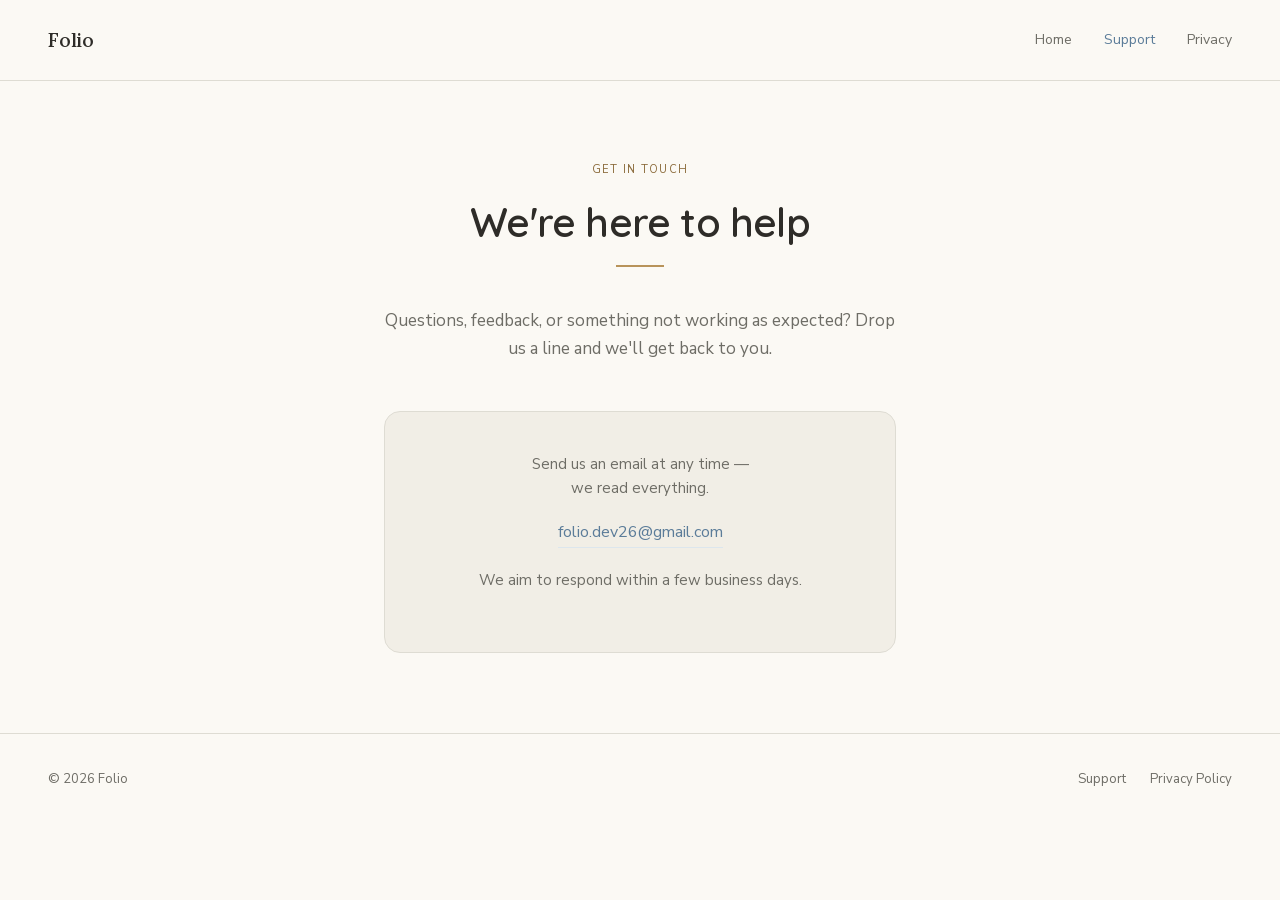
<file: support.html>
<!DOCTYPE html>
<html lang="en">
<head>
  <meta charset="UTF-8" />
  <meta name="viewport" content="width=device-width, initial-scale=1.0" />
  <title>Support — Folio</title>
  <link rel="stylesheet" href="fonts/fonts.css">
  <style>
    *, *::before, *::after { box-sizing: border-box; margin: 0; padding: 0; }

    :root {
      --ivory:   #FBF9F4;
      --cloud:   #F1EEE6;
      --fog:     #DEDCD3;
      --charcoal:#2E2C28;
      --secondary:#6E6D66;
      --brass-text:#8A6A3A;
      --blue:    #5B7C99;
      --blue-light:#DCE6ED;
      --brass:   #B8935A;
    }

    body {
      background: var(--ivory);
      color: var(--charcoal);
      font-family: 'Nunito Sans', system-ui, -apple-system, sans-serif;
      font-size: 16px;
      line-height: 1.6;
      min-height: 100vh;
      display: flex;
      flex-direction: column;
    }

    /* ── Nav ── */
    nav {
      display: flex;
      align-items: center;
      justify-content: space-between;
      padding: 24px 48px;
      border-bottom: 1px solid var(--fog);
    }

    .nav-wordmark {
      font-family: 'Lora', Georgia, serif;
      font-size: 20px;
      font-weight: 500;
      color: var(--charcoal);
      text-decoration: none;
      letter-spacing: -0.01em;
    }

    .nav-links {
      display: flex;
      gap: 32px;
      list-style: none;
    }

    .nav-links a {
      font-size: 14px;
      font-weight: 500;
      color: var(--secondary);
      text-decoration: none;
      transition: color 0.15s;
    }

    .nav-links a:hover,
    .nav-links a.active {
      color: var(--blue);
    }

    /* ── Brass rule ── */
    .brass-rule {
      width: 48px;
      height: 2px;
      background: var(--brass);
      border: none;
      margin: 0 auto 40px;
    }

    /* ── Page content ── */
    .page {
      flex: 1;
      max-width: 560px;
      margin: 0 auto;
      padding: 80px 24px 80px;
      width: 100%;
      text-align: center;
    }

    .page-eyebrow {
      font-size: 11px;
      font-weight: 500;
      letter-spacing: 0.12em;
      text-transform: uppercase;
      color: var(--brass-text);
      margin-bottom: 20px;
    }

    .page-title {
      font-family: 'Quicksand', system-ui, sans-serif;
      font-size: 40px;
      font-weight: 600;
      letter-spacing: -0.02em;
      line-height: 1.15;
      margin-bottom: 20px;
    }

    .page-intro {
      font-size: 17px;
      color: var(--secondary);
      line-height: 1.65;
      margin-bottom: 48px;
    }

    /* ── Contact card ── */
    .contact-card {
      background: var(--cloud);
      border: 1px solid var(--fog);
      border-radius: 16px;
      padding: 40px 36px;
      text-align: center;
    }

    .contact-card p {
      font-size: 15px;
      color: var(--secondary);
      margin-bottom: 20px;
      line-height: 1.6;
    }

    .contact-email {
      display: inline-block;
      font-size: 16px;
      font-weight: 500;
      color: var(--blue);
      text-decoration: none;
      border-bottom: 1px solid var(--blue-light);
      padding-bottom: 2px;
      transition: border-color 0.15s, color 0.15s;
    }

    .contact-email:hover {
      color: #4a6b87;
      border-color: var(--blue);
    }

    .response-note {
      margin-top: 20px;
      font-size: 13px;
      color: var(--secondary);
    }

    /* ── Footer ── */
    footer {
      padding: 32px 48px;
      border-top: 1px solid var(--fog);
      display: flex;
      align-items: center;
      justify-content: space-between;
      flex-wrap: wrap;
      gap: 16px;
    }

    .footer-copy { font-size: 13px; color: var(--secondary); }

    .footer-links {
      display: flex;
      gap: 24px;
      list-style: none;
    }

    .footer-links a {
      font-size: 13px;
      color: var(--secondary);
      text-decoration: none;
      transition: color 0.15s;
    }

    .footer-links a:hover { color: var(--blue); }

    @media (max-width: 600px) {
      nav { padding: 20px 24px; }
      .page { padding: 64px 24px; }
      footer { padding: 28px 24px; flex-direction: column; align-items: flex-start; }
    }
  </style>
</head>
<body>

  <nav>
    <a href="index.html" class="nav-wordmark">Folio</a>
    <ul class="nav-links">
      <li><a href="index.html">Home</a></li>
      <li><a href="support.html" class="active">Support</a></li>
      <li><a href="privacy.html">Privacy</a></li>
    </ul>
  </nav>

  <main>
    <section class="page">
      <p class="page-eyebrow">Get in touch</p>
      <h1 class="page-title">We're here to help</h1>
      <hr class="brass-rule">
      <p class="page-intro">Questions, feedback, or something not working as expected? Drop us a line and we'll get back to you.</p>

      <div class="contact-card">
        <p>Send us an email at any time —<br>we read everything.</p>
        <a href="mailto:folio.dev26@gmail.com" class="contact-email">folio.dev26@gmail.com</a>
        <p class="response-note">We aim to respond within a few business days.</p>
      </div>
    </section>
  </main>

  <footer>
    <p class="footer-copy">© 2026 Folio</p>
    <ul class="footer-links">
      <li><a href="support.html">Support</a></li>
      <li><a href="privacy.html">Privacy Policy</a></li>
    </ul>
  </footer>

</body>
</html>
</file>
<file: fonts/fonts.css>
/* Self-hosted Google Fonts (SIL Open Font License, see OFL-*.txt).
   Served from foliolibrary.com so visitors' browsers never contact Google. */

/* Caveat, latin-ext */
@font-face {
  font-family: 'Caveat';
  font-style: normal;
  font-weight: 500;
  font-display: swap;
  src: url(Caveat-latin-ext.woff2) format('woff2');
  unicode-range: U+0100-02BA, U+02BD-02C5, U+02C7-02CC, U+02CE-02D7, U+02DD-02FF, U+0304, U+0308, U+0329, U+1D00-1DBF, U+1E00-1E9F, U+1EF2-1EFF, U+2020, U+20A0-20AB, U+20AD-20C4, U+2113, U+2C60-2C7F, U+A720-A7FF;
}

/* Caveat, latin */
@font-face {
  font-family: 'Caveat';
  font-style: normal;
  font-weight: 500;
  font-display: swap;
  src: url(Caveat-latin.woff2) format('woff2');
  unicode-range: U+0000-00FF, U+0131, U+0152-0153, U+02BB-02BC, U+02C6, U+02DA, U+02DC, U+0304, U+0308, U+0329, U+2000-206F, U+20AC, U+2122, U+2191, U+2193, U+2212, U+2215, U+FEFF, U+FFFD;
}

/* Lora, latin-ext */
@font-face {
  font-family: 'Lora';
  font-style: normal;
  font-weight: 500;
  font-display: swap;
  src: url(Lora-latin-ext.woff2) format('woff2');
  unicode-range: U+0100-02BA, U+02BD-02C5, U+02C7-02CC, U+02CE-02D7, U+02DD-02FF, U+0304, U+0308, U+0329, U+1D00-1DBF, U+1E00-1E9F, U+1EF2-1EFF, U+2020, U+20A0-20AB, U+20AD-20C4, U+2113, U+2C60-2C7F, U+A720-A7FF;
}

/* Lora, latin */
@font-face {
  font-family: 'Lora';
  font-style: normal;
  font-weight: 500;
  font-display: swap;
  src: url(Lora-latin.woff2) format('woff2');
  unicode-range: U+0000-00FF, U+0131, U+0152-0153, U+02BB-02BC, U+02C6, U+02DA, U+02DC, U+0304, U+0308, U+0329, U+2000-206F, U+20AC, U+2122, U+2191, U+2193, U+2212, U+2215, U+FEFF, U+FFFD;
}

/* Nunito Sans, latin-ext */
@font-face {
  font-family: 'Nunito Sans';
  font-style: normal;
  font-weight: 400;
  font-stretch: 100%;
  font-display: swap;
  src: url(NunitoSans-latin-ext.woff2) format('woff2');
  unicode-range: U+0100-02BA, U+02BD-02C5, U+02C7-02CC, U+02CE-02D7, U+02DD-02FF, U+0304, U+0308, U+0329, U+1D00-1DBF, U+1E00-1E9F, U+1EF2-1EFF, U+2020, U+20A0-20AB, U+20AD-20C4, U+2113, U+2C60-2C7F, U+A720-A7FF;
}

/* Nunito Sans, latin */
@font-face {
  font-family: 'Nunito Sans';
  font-style: normal;
  font-weight: 400;
  font-stretch: 100%;
  font-display: swap;
  src: url(NunitoSans-latin.woff2) format('woff2');
  unicode-range: U+0000-00FF, U+0131, U+0152-0153, U+02BB-02BC, U+02C6, U+02DA, U+02DC, U+0304, U+0308, U+0329, U+2000-206F, U+20AC, U+2122, U+2191, U+2193, U+2212, U+2215, U+FEFF, U+FFFD;
}

/* Nunito Sans, latin-ext */
@font-face {
  font-family: 'Nunito Sans';
  font-style: normal;
  font-weight: 600;
  font-stretch: 100%;
  font-display: swap;
  src: url(NunitoSans-latin-ext.woff2) format('woff2');
  unicode-range: U+0100-02BA, U+02BD-02C5, U+02C7-02CC, U+02CE-02D7, U+02DD-02FF, U+0304, U+0308, U+0329, U+1D00-1DBF, U+1E00-1E9F, U+1EF2-1EFF, U+2020, U+20A0-20AB, U+20AD-20C4, U+2113, U+2C60-2C7F, U+A720-A7FF;
}

/* Nunito Sans, latin */
@font-face {
  font-family: 'Nunito Sans';
  font-style: normal;
  font-weight: 600;
  font-stretch: 100%;
  font-display: swap;
  src: url(NunitoSans-latin.woff2) format('woff2');
  unicode-range: U+0000-00FF, U+0131, U+0152-0153, U+02BB-02BC, U+02C6, U+02DA, U+02DC, U+0304, U+0308, U+0329, U+2000-206F, U+20AC, U+2122, U+2191, U+2193, U+2212, U+2215, U+FEFF, U+FFFD;
}

/* Nunito Sans, latin-ext */
@font-face {
  font-family: 'Nunito Sans';
  font-style: normal;
  font-weight: 700;
  font-stretch: 100%;
  font-display: swap;
  src: url(NunitoSans-latin-ext.woff2) format('woff2');
  unicode-range: U+0100-02BA, U+02BD-02C5, U+02C7-02CC, U+02CE-02D7, U+02DD-02FF, U+0304, U+0308, U+0329, U+1D00-1DBF, U+1E00-1E9F, U+1EF2-1EFF, U+2020, U+20A0-20AB, U+20AD-20C4, U+2113, U+2C60-2C7F, U+A720-A7FF;
}

/* Nunito Sans, latin */
@font-face {
  font-family: 'Nunito Sans';
  font-style: normal;
  font-weight: 700;
  font-stretch: 100%;
  font-display: swap;
  src: url(NunitoSans-latin.woff2) format('woff2');
  unicode-range: U+0000-00FF, U+0131, U+0152-0153, U+02BB-02BC, U+02C6, U+02DA, U+02DC, U+0304, U+0308, U+0329, U+2000-206F, U+20AC, U+2122, U+2191, U+2193, U+2212, U+2215, U+FEFF, U+FFFD;
}

/* Quicksand, latin-ext */
@font-face {
  font-family: 'Quicksand';
  font-style: normal;
  font-weight: 500;
  font-display: swap;
  src: url(Quicksand-latin-ext.woff2) format('woff2');
  unicode-range: U+0100-02BA, U+02BD-02C5, U+02C7-02CC, U+02CE-02D7, U+02DD-02FF, U+0304, U+0308, U+0329, U+1D00-1DBF, U+1E00-1E9F, U+1EF2-1EFF, U+2020, U+20A0-20AB, U+20AD-20C4, U+2113, U+2C60-2C7F, U+A720-A7FF;
}

/* Quicksand, latin */
@font-face {
  font-family: 'Quicksand';
  font-style: normal;
  font-weight: 500;
  font-display: swap;
  src: url(Quicksand-latin.woff2) format('woff2');
  unicode-range: U+0000-00FF, U+0131, U+0152-0153, U+02BB-02BC, U+02C6, U+02DA, U+02DC, U+0304, U+0308, U+0329, U+2000-206F, U+20AC, U+2122, U+2191, U+2193, U+2212, U+2215, U+FEFF, U+FFFD;
}

/* Quicksand, latin-ext */
@font-face {
  font-family: 'Quicksand';
  font-style: normal;
  font-weight: 600;
  font-display: swap;
  src: url(Quicksand-latin-ext.woff2) format('woff2');
  unicode-range: U+0100-02BA, U+02BD-02C5, U+02C7-02CC, U+02CE-02D7, U+02DD-02FF, U+0304, U+0308, U+0329, U+1D00-1DBF, U+1E00-1E9F, U+1EF2-1EFF, U+2020, U+20A0-20AB, U+20AD-20C4, U+2113, U+2C60-2C7F, U+A720-A7FF;
}

/* Quicksand, latin */
@font-face {
  font-family: 'Quicksand';
  font-style: normal;
  font-weight: 600;
  font-display: swap;
  src: url(Quicksand-latin.woff2) format('woff2');
  unicode-range: U+0000-00FF, U+0131, U+0152-0153, U+02BB-02BC, U+02C6, U+02DA, U+02DC, U+0304, U+0308, U+0329, U+2000-206F, U+20AC, U+2122, U+2191, U+2193, U+2212, U+2215, U+FEFF, U+FFFD;
}

/* Quicksand, latin-ext */
@font-face {
  font-family: 'Quicksand';
  font-style: normal;
  font-weight: 700;
  font-display: swap;
  src: url(Quicksand-latin-ext.woff2) format('woff2');
  unicode-range: U+0100-02BA, U+02BD-02C5, U+02C7-02CC, U+02CE-02D7, U+02DD-02FF, U+0304, U+0308, U+0329, U+1D00-1DBF, U+1E00-1E9F, U+1EF2-1EFF, U+2020, U+20A0-20AB, U+20AD-20C4, U+2113, U+2C60-2C7F, U+A720-A7FF;
}

/* Quicksand, latin */
@font-face {
  font-family: 'Quicksand';
  font-style: normal;
  font-weight: 700;
  font-display: swap;
  src: url(Quicksand-latin.woff2) format('woff2');
  unicode-range: U+0000-00FF, U+0131, U+0152-0153, U+02BB-02BC, U+02C6, U+02DA, U+02DC, U+0304, U+0308, U+0329, U+2000-206F, U+20AC, U+2122, U+2191, U+2193, U+2212, U+2215, U+FEFF, U+FFFD;
}
</file>
